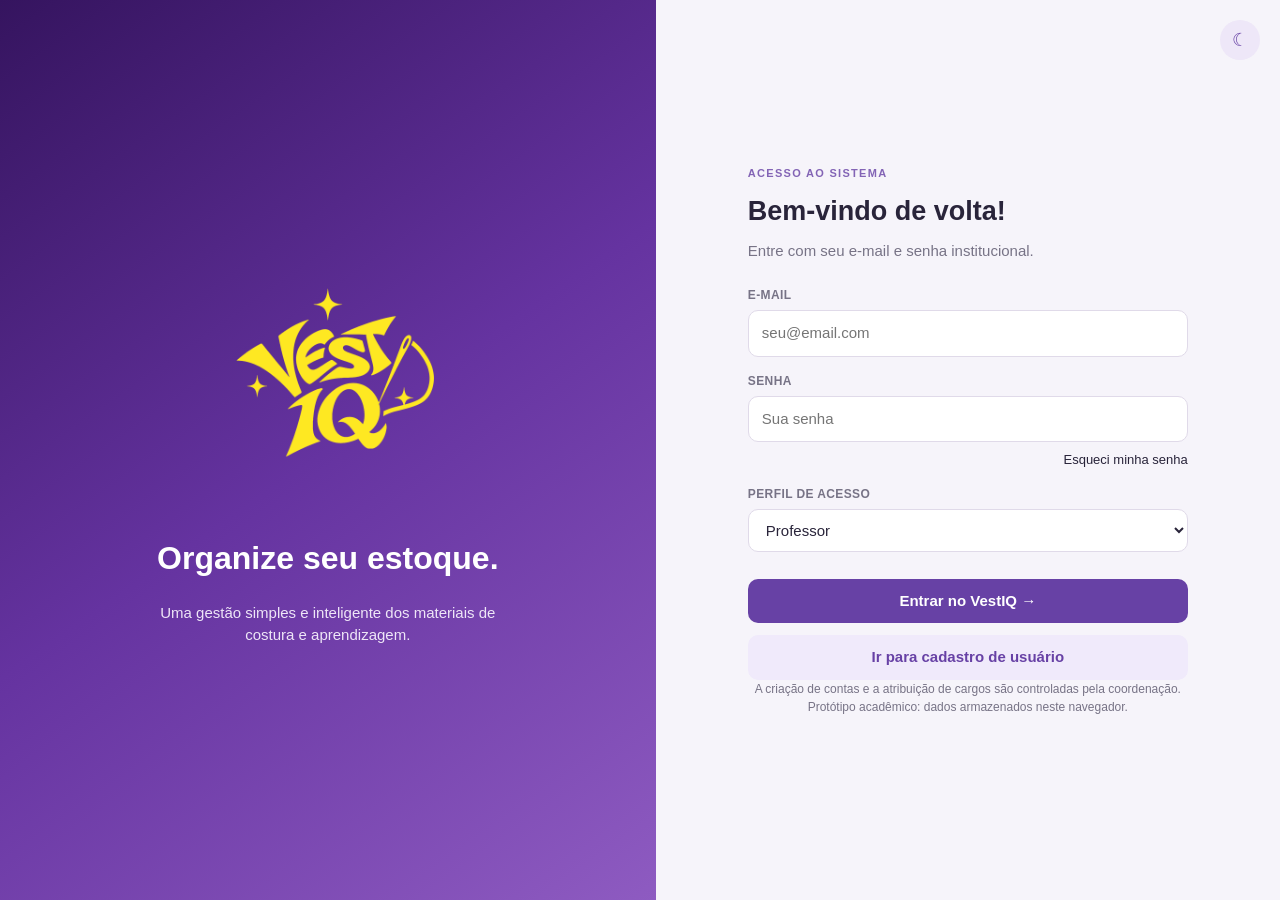
<file: Pages/index.html>
<!doctype html>
<html lang="pt-BR">
<head>
  <script>
    (function () {
      try {
        var t =
          localStorage.getItem('vestiqTema') ||
          (matchMedia('(prefers-color-scheme: dark)').matches ? 'dark' : 'light');
        document.documentElement.setAttribute('data-theme', t);
      } catch (e) {}
    })();
  </script>
  <meta charset="utf-8">
  <meta name="viewport" content="width=device-width,initial-scale=1">
  <title>Início | VestIQ</title>
  <link rel="stylesheet" href="../assets/css/app.css">
</head>
<body data-page="home">
  <header class="topo">
    <a class="marca" href="index.html">
      <img src="../assets/img/vestIQ.png" alt="VestIQ">
      <div>
        <h1>VestIQ</h1>
        <p>Gestão de materiais</p>
      </div>
    </a>
    <button class="menu-mobile" id="menuMobile">☰</button>
    <nav id="menu">
      <a data-link="inicio" href="index.html">Início</a>
      <a data-link="produtos" href="produtos.html">Produtos</a>
      <a data-link="pedidos" href="pedidos.html">Solicitar materiais</a>
      <a data-link="relatorios" href="relatorios.html">Relatórios</a>
      <a data-link="perfil" href="perfil.html">Meu perfil</a>
    </nav>
    <div class="usuario">
      <div class="avatar" data-avatar>U</div>
      <div class="ident">
        <span data-user-name>Usuário</span>
        <small data-user-role>Cargo</small>
      </div>
      <button class="sair" id="btnSair">Sair</button>
    </div>
  </header>

  <main class="container">
    <section class="boas">
      <div>
        <span class="tag">PAINEL DE CONTROLE</span>
        <h2>Olá, <span id="nomeBoas">usuário</span>!</h2>
        <p>Seu espaço para acompanhar e organizar os materiais do VestIQ.</p>
      </div>
      <div class="simbolo">▦</div>
    </section>

    <section class="grid">
      <article class="card">
        <div class="ico">▣</div>
        <small>Produtos cadastrados</small>
        <strong id="nProdutos">0</strong>
      </article>
      <article class="card">
        <div class="ico">▤</div>
        <small>Unidades no estoque</small>
        <strong id="nUnidades">0</strong>
      </article>
      <article class="card">
        <div class="ico">✓</div>
        <small>Reservas confirmadas</small>
        <strong id="nPedidos">0</strong>
      </article>
    </section>

    <section class="painel oculto" id="areaSupervisor">
      <div class="painel-top">
        <div>
          <h2>Entrada rápida de estoque</h2>
          <p>Área de registro exclusiva do supervisor.</p>
        </div>
      </div>
      <form id="formEntrada" class="formgrid">
        <div class="campo">
          <label>Produto</label>
          <select id="entradaProduto"></select>
        </div>
        <div class="campo">
          <label>Quantidade recebida</label>
          <input id="entradaQtd" type="number" min="1" required>
        </div>
        <div class="acoes">
          <button class="btn">Registrar entrada</button>
        </div>
      </form>
    </section>

    <section class="painel oculto" id="avisosRecentes">
      <div class="painel-top">
        <div>
          <h2>Avisos do sistema</h2>
          <p>Entradas, reservas e ocorrências recentes.</p>
        </div>
      </div>
    </section>

    <section class="painel">
      <div class="painel-top">
        <div>
          <h2>Reservas recentes</h2>
          <p>Pedidos de materiais registrados pelos professores.</p>
        </div>
        <a class="btn sec" href="pedidos.html">Fazer reserva</a>
      </div>
      <div class="tabela-wrap">
        <table>
          <thead>
            <tr>
              <th>Produto</th>
              <th>Qtd.</th>
              <th>Professor</th>
              <th>Data de uso</th>
              <th>Status</th>
            </tr>
          </thead>
          <tbody id="ultimosPedidos"></tbody>
        </table>
      </div>
    </section>
  </main>
  <script src="../assets/js/app.js"></script>
</body>
</html>
</file>
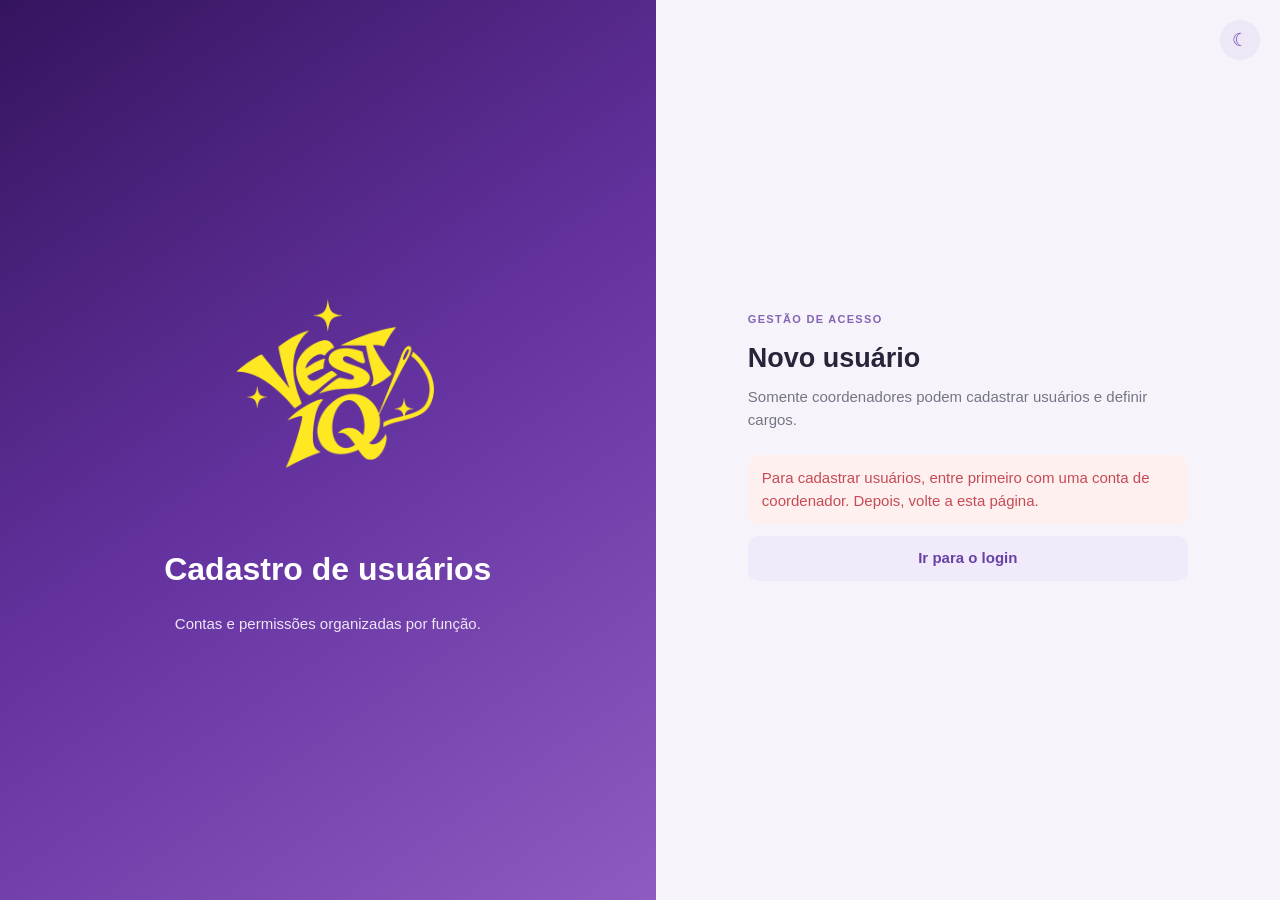
<file: Pages/cadastro.html>
<!doctype html>
<html lang="pt-BR">
<head>
  <script>
    (function () {
      try {
        var t =
          localStorage.getItem('vestiqTema') ||
          (matchMedia('(prefers-color-scheme: dark)').matches ? 'dark' : 'light');
        document.documentElement.setAttribute('data-theme', t);
      } catch (e) {}
    })();
  </script>
  <meta charset="utf-8">
  <meta name="viewport" content="width=device-width,initial-scale=1">
  <title>Cadastro de usuário | VestIQ</title>
  <link rel="stylesheet" href="../assets/css/app.css">
</head>
<body>
  <div class="auth">
    <aside class="auth-aside">
      <img src="../assets/img/vestIQ.png" alt="VestIQ">
      <h1>Cadastro de usuários</h1>
      <p>Contas e permissões organizadas por função.</p>
    </aside>
    <main class="auth-main">
      <section class="auth-box">
        <span class="tag" style="color:#6741a5">GESTÃO DE ACESSO</span>
        <h2>Novo usuário</h2>
        <p>Somente coordenadores podem cadastrar usuários e definir cargos.</p>
        <div id="acessoNegado" class="alerta erro oculto">
          Para cadastrar usuários, entre primeiro com uma conta de coordenador. Depois, volte a esta página.
        </div>
        <a id="btnEntrarCoord" class="btn sec oculto" href="login.html" style="display:block;text-align:center;margin:12px 0">
          Ir para o login
        </a>
        <form id="cadastro">
          <div class="campo">
            <label>Nome completo</label>
            <input id="nome" required>
          </div>
          <div class="campo">
            <label>E-mail</label>
            <input id="email" type="email" required>
          </div>
          <div class="campo">
            <label>Senha provisória</label>
            <input id="senha" type="password" minlength="8" required>
          </div>
          <div class="campo">
            <label>Cargo</label>
            <select id="cargo">
              <option value="professor">Professor</option>
              <option value="supervisor">Supervisor</option>
              <option value="coordenador">Coordenador</option>
            </select>
          </div>
          <div id="msg"></div>
          <button class="btn">Criar usuário</button>
          <p>
            <a class="link" href="perfil.html">Voltar ao perfil</a>
            ·
            <a class="link" href="login.html">Ir para o login</a>
          </p>
        </form>
      </section>
    </main>
  </div>
  <script src="../assets/js/cadastro-page.js"></script>
</body>
</html>
</file>
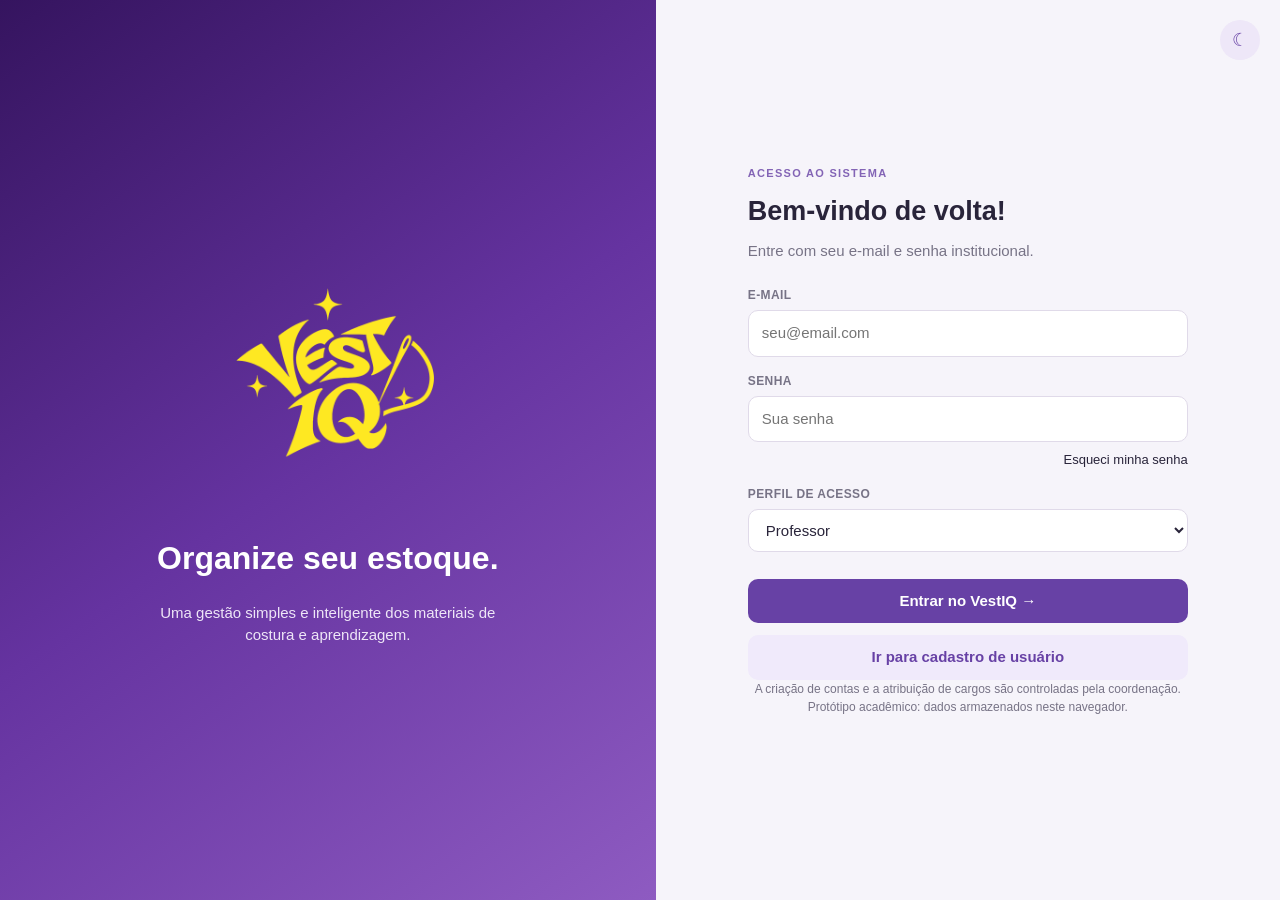
<file: Pages/login.html>
<!doctype html>
<html lang="pt-BR">
<head>
  <script>
    (function () {
      try {
        var t =
          localStorage.getItem('vestiqTema') ||
          (matchMedia('(prefers-color-scheme: dark)').matches ? 'dark' : 'light');
        document.documentElement.setAttribute('data-theme', t);
      } catch (e) {}
    })();
  </script>
  <meta charset="utf-8">
  <meta name="viewport" content="width=device-width,initial-scale=1">
  <title>Login | VestIQ</title>
  <link rel="stylesheet" href="../assets/css/app.css">
</head>
<body>
  <div class="auth">
    <aside class="auth-aside">
      <img src="../assets/img/vestIQ.png" alt="VestIQ">
      <h1>Organize seu estoque.</h1>
      <p>Uma gestão simples e inteligente dos materiais de costura e aprendizagem.</p>
    </aside>
    <main class="auth-main">
      <section class="auth-box">
        <span class="tag" style="color:#6741a5">ACESSO AO SISTEMA</span>
        <h2>Bem-vindo de volta!</h2>
        <p>Entre com seu e-mail e senha institucional.</p>
        <form id="login">
          <div class="campo">
            <label>E-mail</label>
            <input id="email" type="email" required placeholder="seu@email.com">
          </div>
          <div class="campo">
            <label>Senha</label>
            <input id="senha" type="password" required placeholder="Sua senha">
            <a href="recuperar-senha.html" style="display:block;margin-top:8px;text-align:right;font-size:13px">Esqueci minha senha</a>
          </div>
          <div class="campo">
            <label>Perfil de acesso</label>
            <select id="cargo">
              <option value="professor">Professor</option>
              <option value="supervisor">Supervisor</option>
              <option value="coordenador">Coordenador</option>
            </select>
          </div>
          <div id="msg"></div>
          <button type="submit" class="btn">Entrar no VestIQ →</button>
        </form>
        <a class="btn sec" href="cadastro.html" style="display:block;text-align:center;margin-top:12px">
          Ir para cadastro de usuário
        </a>
        <p class="auth-foot">
          A criação de contas e a atribuição de cargos são controladas pela coordenação.<br>
          Protótipo acadêmico: dados armazenados neste navegador.
        </p>
      </section>
    </main>
  </div>
  <script src="../assets/js/login-page.js"></script>
</body>
</html>
</file>
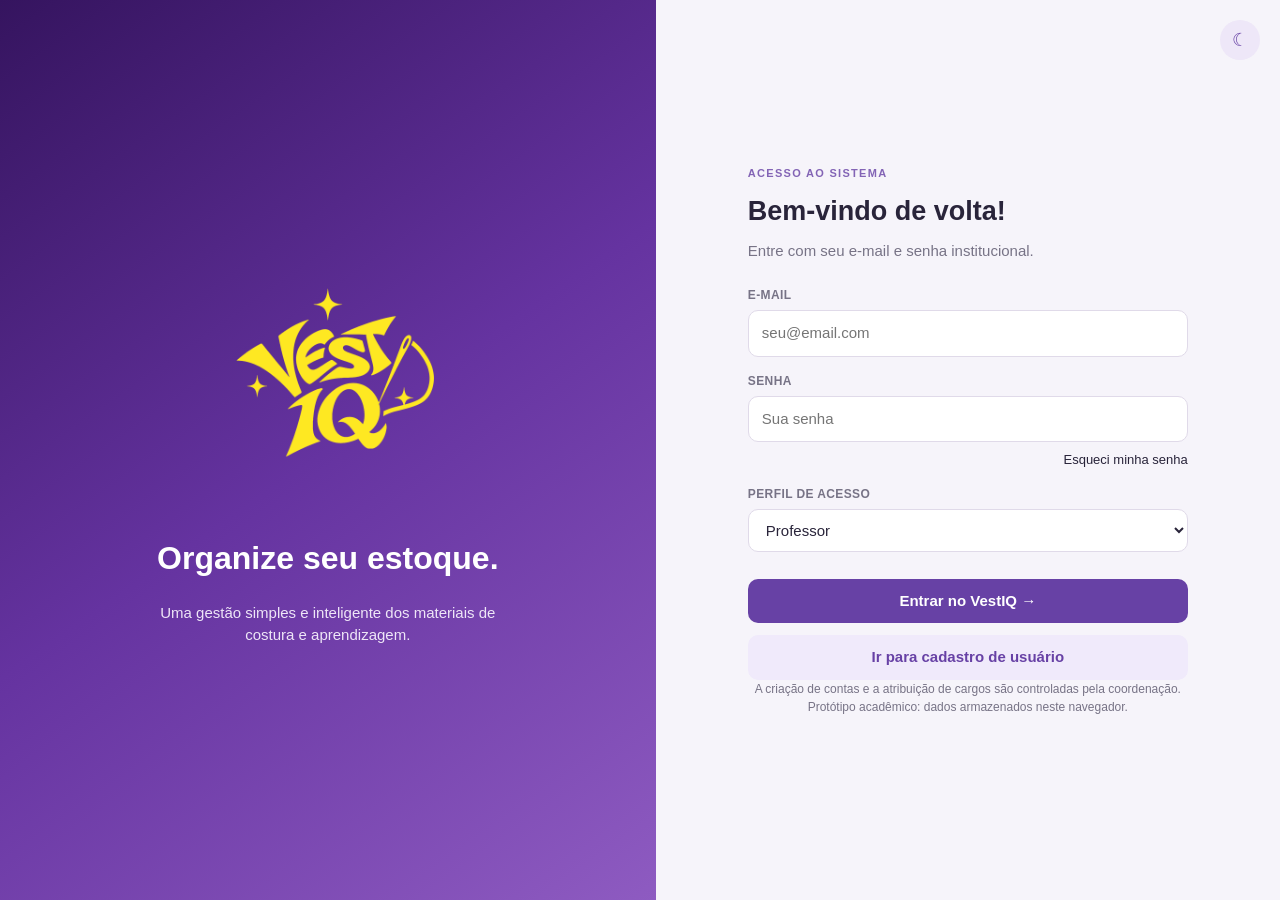
<file: Pages/pedidos.html>
<!doctype html>
<html lang="pt-BR">
<head>
  <script>
    (function () {
      try {
        var t =
          localStorage.getItem('vestiqTema') ||
          (matchMedia('(prefers-color-scheme: dark)').matches ? 'dark' : 'light');
        document.documentElement.setAttribute('data-theme', t);
      } catch (e) {}
    })();
  </script>
  <meta charset="utf-8">
  <meta name="viewport" content="width=device-width,initial-scale=1">
  <title>Solicitar materiais | VestIQ</title>
  <link rel="stylesheet" href="../assets/css/app.css">
</head>
<body data-page="requests">
  <header class="topo">
    <a class="marca" href="index.html">
      <img src="../assets/img/vestIQ.png" alt="VestIQ">
      <div>
        <h1>VestIQ</h1>
        <p>Gestão de materiais</p>
      </div>
    </a>
    <button class="menu-mobile" id="menuMobile">☰</button>
    <nav id="menu">
      <a data-link="inicio" href="index.html">Início</a>
      <a data-link="produtos" href="produtos.html">Produtos</a>
      <a data-link="pedidos" href="pedidos.html">Solicitar materiais</a>
      <a data-link="relatorios" href="relatorios.html">Relatórios</a>
      <a data-link="perfil" href="perfil.html">Meu perfil</a>
    </nav>
    <div class="usuario">
      <div class="avatar" data-avatar>U</div>
      <div class="ident">
        <span data-user-name>Usuário</span>
        <small data-user-role>Cargo</small>
      </div>
      <button class="sair" id="btnSair">Sair</button>
    </div>
  </header>

  <main class="container">
    <section class="boas">
      <div>
        <span class="tag">RESERVAS</span>
        <h2>Solicitar materiais</h2>
        <p>Reserve itens informando turma, curso e data de uso.</p>
      </div>
      <div class="simbolo">✓</div>
    </section>

    <section class="painel">
      <div class="painel-top">
        <div>
          <h2>Nova reserva</h2>
          <p>A confirmação é automática quando houver saldo disponível.</p>
        </div>
      </div>
      <form id="formPedido" class="formgrid">
        <div class="campo">
          <label>Produto</label>
          <select id="pedidoProduto" required></select>
        </div>
        <div class="campo">
          <label>Quantidade</label>
          <input id="pedidoQtd" type="number" min="1" value="1" required>
        </div>
        <div class="campo">
          <label>Data de utilização</label>
          <input id="dataUso" type="date" required>
        </div>
        <div class="campo">
          <label>Turma</label>
          <input id="turma" placeholder="Ex.: 2º módulo" required>
        </div>
        <div class="campo">
          <label>Curso</label>
          <input id="curso" placeholder="Ex.: Técnico em Vestuário" required>
        </div>
        <div class="acoes">
          <button class="btn">Confirmar reserva automática</button>
        </div>
      </form>
      <div id="mensagemGlobal" class="oculto"></div>
    </section>

    <section class="painel">
      <h2>Minhas reservas</h2>
      <div class="tabela-wrap">
        <table>
          <thead>
            <tr>
              <th>Produto</th>
              <th>Qtd.</th>
              <th>Turma</th>
              <th>Curso</th>
              <th>Data de uso</th>
              <th>Status</th>
            </tr>
          </thead>
          <tbody id="meusPedidos"></tbody>
        </table>
      </div>
    </section>
  </main>
  <script src="../assets/js/app.js"></script>
</body>
</html>
</file>
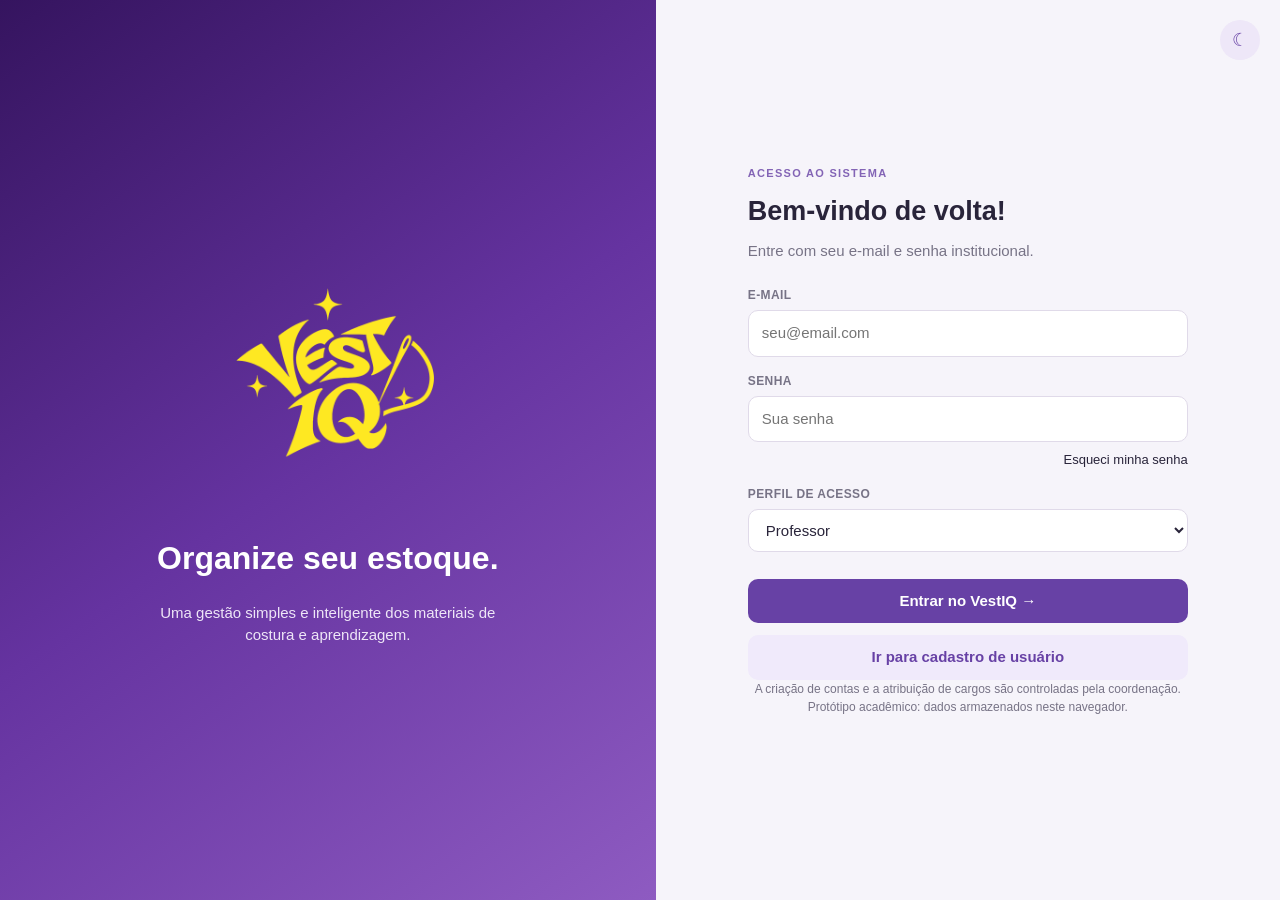
<file: Pages/perfil.html>
<!doctype html>
<html lang="pt-BR">
<head>
  <script>
    (function () {
      try {
        var t =
          localStorage.getItem('vestiqTema') ||
          (matchMedia('(prefers-color-scheme: dark)').matches ? 'dark' : 'light');
        document.documentElement.setAttribute('data-theme', t);
      } catch (e) {}
    })();
  </script>
  <meta charset="utf-8">
  <meta name="viewport" content="width=device-width,initial-scale=1">
  <title>Meu perfil | VestIQ</title>
  <link rel="stylesheet" href="../assets/css/app.css">
</head>
<body data-page="profile">
  <header class="topo">
    <a class="marca" href="index.html">
      <img src="../assets/img/vestIQ.png" alt="VestIQ">
      <div>
        <h1>VestIQ</h1>
        <p>Gestão de materiais</p>
      </div>
    </a>
    <button class="menu-mobile" id="menuMobile">☰</button>
    <nav id="menu">
      <a data-link="inicio" href="index.html">Início</a>
      <a data-link="produtos" href="produtos.html">Produtos</a>
      <a data-link="pedidos" href="pedidos.html">Solicitar materiais</a>
      <a data-link="relatorios" href="relatorios.html">Relatórios</a>
      <a data-link="perfil" href="perfil.html">Meu perfil</a>
    </nav>
    <div class="usuario">
      <div class="avatar" data-avatar>U</div>
      <div class="ident">
        <span data-user-name>Usuário</span>
        <small data-user-role>Cargo</small>
      </div>
      <button class="sair" id="btnSair">Sair</button>
    </div>
  </header>

  <main class="container">
    <section class="boas">
      <div>
        <span class="tag">CONTA</span>
        <h2>Meu perfil</h2>
        <p>Informações da sua conta e nível de acesso.</p>
      </div>
      <div class="simbolo">◉</div>
    </section>

    <section class="painel perfil">
      <div class="avatar" id="perfilAvatar">U</div>
      <div>
        <h2 id="perfilNome"></h2>
        <p id="perfilEmail"></p>
        <span class="pill" id="perfilCargo"></span>
      </div>
    </section>

    <section class="painel">
      <div class="painel-top">
        <div>
          <h2>Personalizar perfil</h2>
          <p>Atualize nome, e-mail e senha da sua conta.</p>
        </div>
      </div>
      <form id="formPerfil" class="formgrid">
        <div class="campo">
          <label>Nome completo</label>
          <input id="editNome" required autocomplete="name">
        </div>
        <div class="campo">
          <label>E-mail</label>
          <input id="editEmail" type="email" required autocomplete="email">
        </div>
        <div class="campo">
          <label>Nova senha (opcional)</label>
          <input id="editSenha" type="password" minlength="6" autocomplete="new-password" placeholder="Deixe em branco para manter">
        </div>
        <div class="campo">
          <label>Confirmar nova senha</label>
          <input id="editSenha2" type="password" minlength="6" autocomplete="new-password" placeholder="Repita a nova senha">
        </div>
        <div class="acoes" style="grid-column:1/-1">
          <button type="submit" class="btn">Salvar alterações</button>
        </div>
      </form>
      <div id="mensagemGlobal" class="oculto"></div>
    </section>

    <section class="painel oculto" id="adminUsers">
      <div class="painel-top">
        <div>
          <h2>Gerenciar usuários</h2>
          <p>Altere cargos ou exclua contas. Somente a coordenação.</p>
        </div>
        <a href="cadastro.html" class="btn">Cadastrar usuário</a>
      </div>
      <div class="tabela-wrap">
<table>
          <thead>
            <tr>
              <th>Nome</th>
              <th>E-mail</th>
              <th>Cargo</th>
              <th>Ações</th>
            </tr>
          </thead>
          <tbody id="usuariosTabela"></tbody>
        </table>
      </div>
    </section>
  </main>

  <script src="../assets/js/app.js"></script>
</body>
</html>
</file>
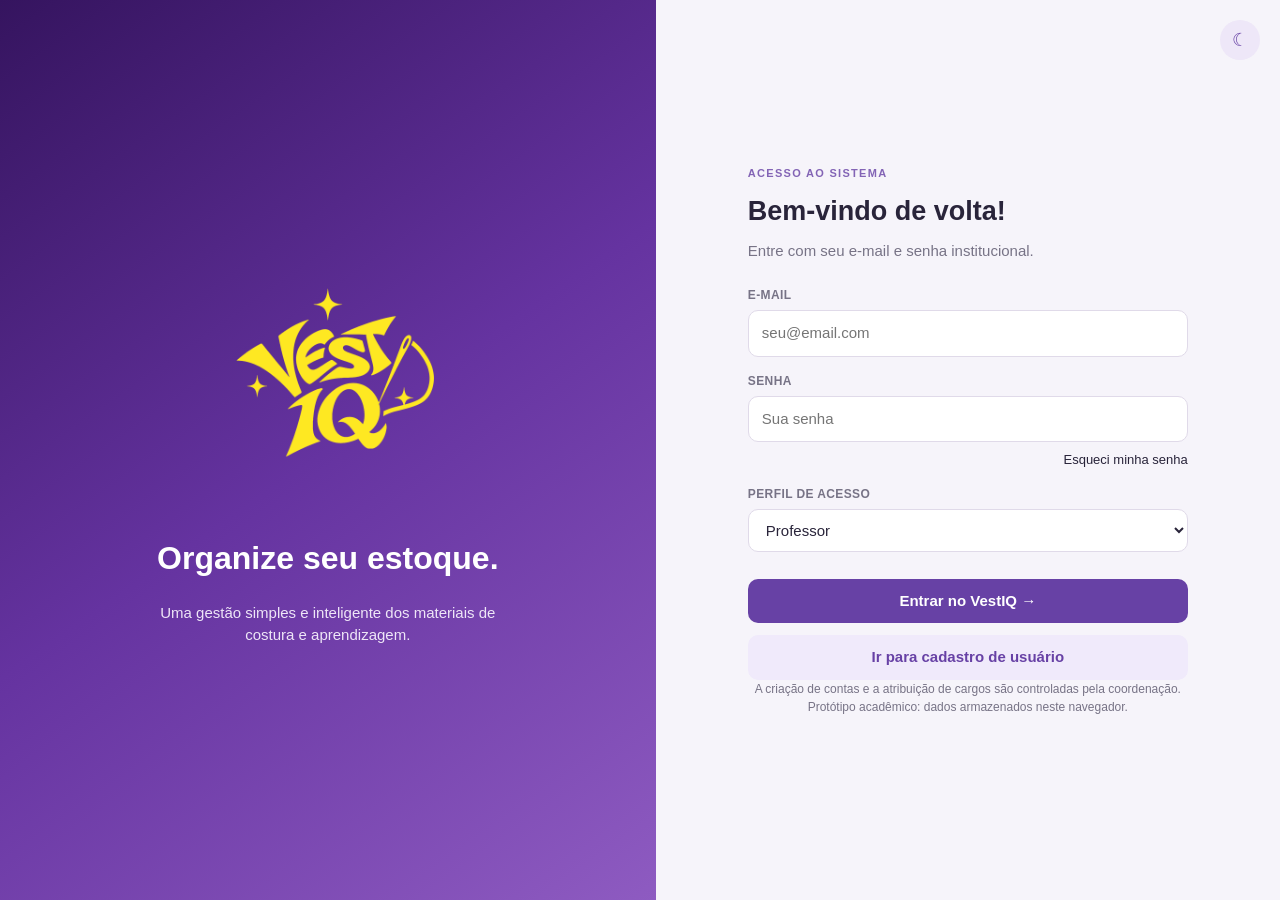
<file: Pages/produtos.html>
<!doctype html>
<html lang="pt-BR">
<head>
  <script>
    (function () {
      try {
        var t =
          localStorage.getItem('vestiqTema') ||
          (matchMedia('(prefers-color-scheme: dark)').matches ? 'dark' : 'light');
        document.documentElement.setAttribute('data-theme', t);
      } catch (e) {}
    })();
  </script>
  <meta charset="utf-8">
  <meta name="viewport" content="width=device-width,initial-scale=1">
  <title>Produtos | VestIQ</title>
  <link rel="stylesheet" href="../assets/css/app.css">
</head>
<body data-page="products">
  <header class="topo">
    <a class="marca" href="index.html">
      <img src="../assets/img/vestIQ.png" alt="VestIQ">
      <div>
        <h1>VestIQ</h1>
        <p>Gestão de materiais</p>
      </div>
    </a>
    <button class="menu-mobile" id="menuMobile">☰</button>
    <nav id="menu">
      <a data-link="inicio" href="index.html">Início</a>
      <a data-link="produtos" href="produtos.html">Produtos</a>
      <a data-link="pedidos" href="pedidos.html">Solicitar materiais</a>
      <a data-link="relatorios" href="relatorios.html">Relatórios</a>
      <a data-link="perfil" href="perfil.html">Meu perfil</a>
    </nav>
    <div class="usuario">
      <div class="avatar" data-avatar>U</div>
      <div class="ident">
        <span data-user-name>Usuário</span>
        <small data-user-role>Cargo</small>
      </div>
      <button class="sair" id="btnSair">Sair</button>
    </div>
  </header>

  <main class="container">
    <section class="boas">
      <div>
        <span class="tag">CATÁLOGO</span>
        <h2>Produtos em estoque</h2>
        <p>Consulte disponibilidade e cadastre novos itens.</p>
      </div>
      <div class="simbolo">▤</div>
    </section>

    <section class="painel">
      <div class="painel-top">
        <div>
          <h2>Lista de produtos</h2>
          <p><span id="totalProdutos">0</span> item(ns) cadastrado(s)</p>
        </div>
        <div class="linha">
          <input class="search" id="busca" placeholder="Buscar por nome...">
        </div>
      </div>
      <div class="tabela-wrap">
        <table>
          <thead>
            <tr>
              <th>Produto</th>
              <th>Categoria</th>
              <th>Qtd.</th>
              <th>Mínimo</th>
              <th>Situação</th>
              <th>Ações</th>
            </tr>
          </thead>
          <tbody id="listaProdutos"></tbody>
        </table>
      </div>
    </section>

    <section class="painel">
      <div class="painel-top">
        <div>
          <h2>Cadastrar / atualizar produto</h2>
          <p>Disponível para coordenadores. Se o nome já existir, a quantidade é somada.</p>
        </div>
      </div>
      <form id="formProduto" class="formgrid">
        <div class="campo">
          <label>Nome</label>
          <input id="nome" required>
        </div>
        <div class="campo">
          <label>Categoria</label>
          <select id="categoria">
            <option>Acessórios</option>
            <option>Costura</option>
            <option>Tecidos</option>
            <option>Ferramentas</option>
            <option>Outros</option>
          </select>
        </div>
        <div class="campo">
          <label>Quantidade</label>
          <input id="quantidade" type="number" min="0" value="0" required>
        </div>
        <div class="campo">
          <label>Estoque mínimo</label>
          <input id="minimo" type="number" min="0" value="5" required>
        </div>
        <div class="acoes">
          <button class="btn">Salvar produto</button>
        </div>
      </form>
      <div id="mensagemGlobal" class="oculto"></div>
    </section>
  </main>
  <script src="../assets/js/app.js"></script>
</body>
</html>
</file>
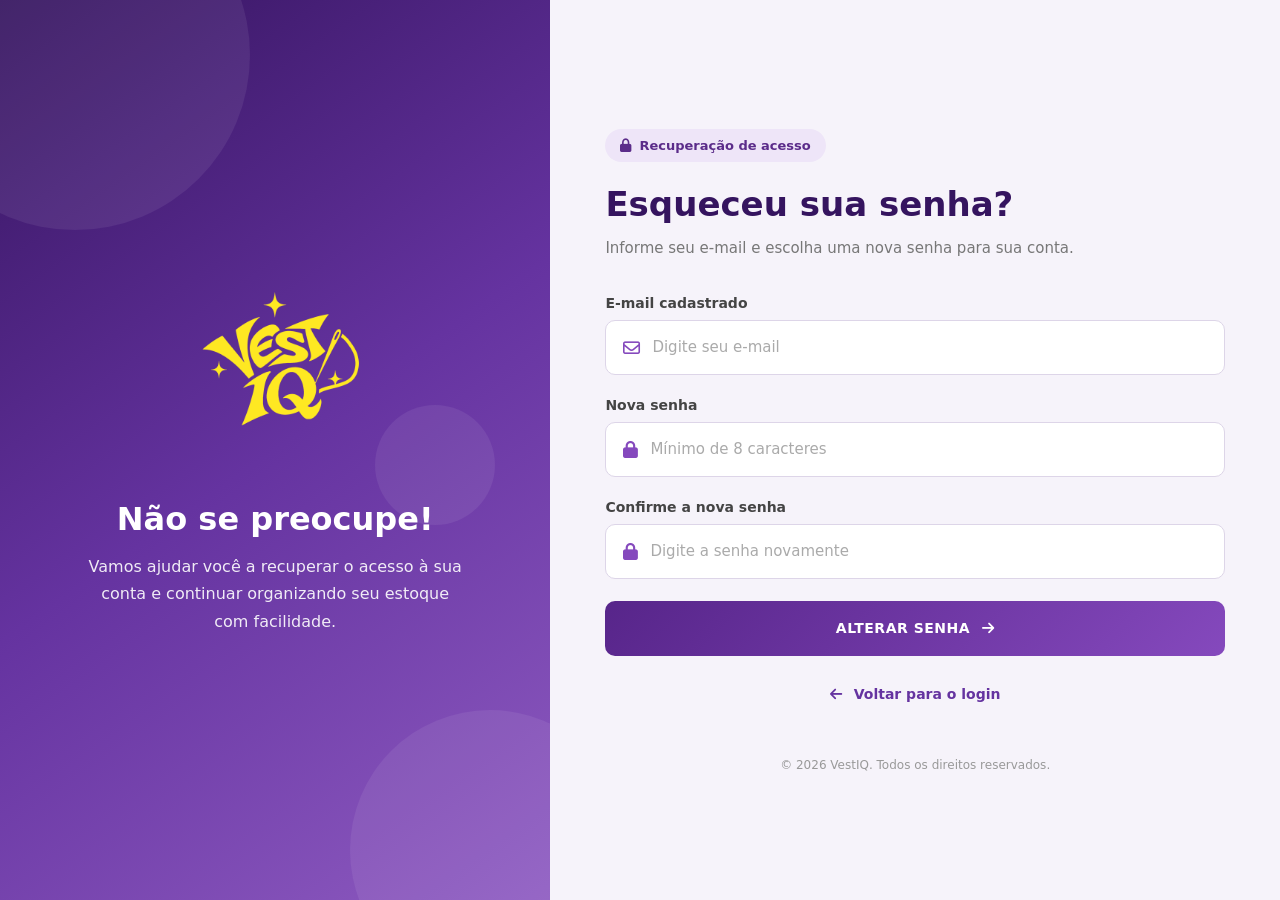
<file: Pages/recuperar-senha.html>
<!DOCTYPE html>
<html lang="pt-br">
<head>
    <meta charset="UTF-8">
    <meta name="viewport" content="width=device-width, initial-scale=1.0">
    <title>Recuperar Senha | VestIQ</title>

    <link rel="stylesheet" href="../assets/css/recuperar-senha.css">
    <link rel="stylesheet"
        href="https://cdnjs.cloudflare.com/ajax/libs/font-awesome/6.5.0/css/all.min.css">
</head>

<body>

    <div class="VestIQ">

        <div class="decoracao circulo1"></div>
        <div class="decoracao circulo2"></div>
        <div class="decoracao circulo3"></div>

        <img src="../assets/img/vestIQ.png" alt="Logo VestIQ">

        <div class="texto-lateral">
            <h2>Não se preocupe!</h2>
            <p>
                Vamos ajudar você a recuperar o acesso
                à sua conta e continuar organizando
                seu estoque com facilidade.
            </p>
        </div>

    </div>

    <main class="recuperar_box">

        <div class="topo-formulario">

            <span class="tag">
                <i class="fa-solid fa-lock"></i>
                Recuperação de acesso
            </span>

            <h1>Esqueceu sua senha?</h1>

            <p class="subtitulo">
                Informe seu e-mail e escolha uma nova senha para sua conta.
            </p>

        </div>

        <form id="formRecuperar">
            <div class="campo">
                <label for="email">E-mail cadastrado</label>
                <div class="input-box">
                    <i class="fa-regular fa-envelope"></i>
                    <input type="email" id="email" placeholder="Digite seu e-mail" required>
                </div>
            </div>
            <div class="campo">
                <label for="novaSenha">Nova senha</label>
                <div class="input-box">
                    <i class="fa-solid fa-lock"></i>
                    <input type="password" id="novaSenha" placeholder="Mínimo de 8 caracteres" minlength="8" required>
                </div>
            </div>
            <div class="campo">
                <label for="confirmarSenha">Confirme a nova senha</label>
                <div class="input-box">
                    <i class="fa-solid fa-lock"></i>
                    <input type="password" id="confirmarSenha" placeholder="Digite a senha novamente" minlength="8" required>
                </div>
            </div>
            <p id="mensagem"></p>
            <button type="submit" class="btn-recuperar">
                ALTERAR SENHA
                <i class="fa-solid fa-arrow-right"></i>
            </button>
        </form>

        <div class="voltar-login">
            <a href="login.html">
                <i class="fa-solid fa-arrow-left"></i>
                Voltar para o login
            </a>
        </div>

        <footer class="rodape">
            © 2026 VestIQ. Todos os direitos reservados.
        </footer>

    </main>

    <script src="../assets/js/recuperar-senha.js"></script>

</body>
</html>
</file>
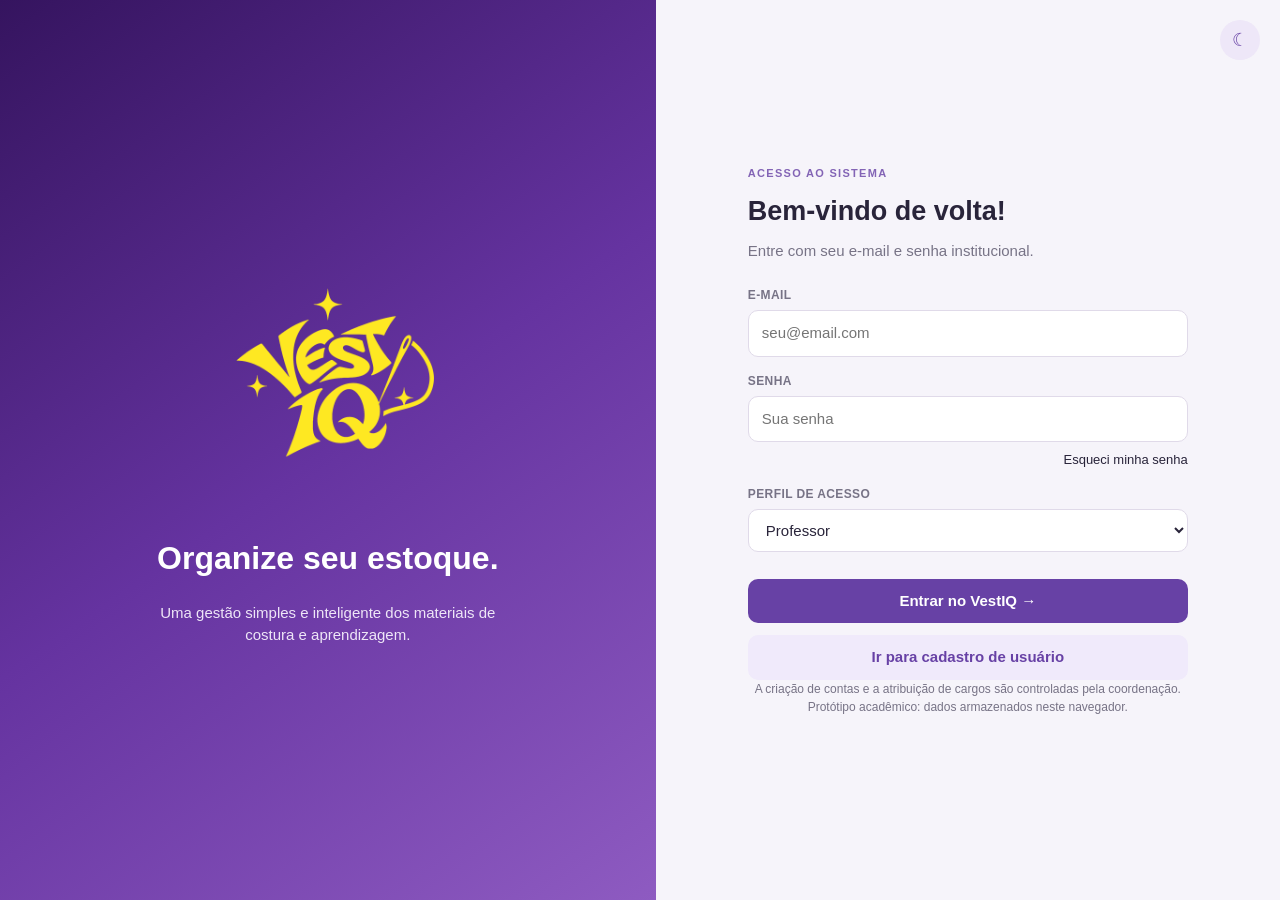
<file: Pages/relatorios.html>
<!doctype html>
<html lang="pt-BR">
<head>
  <script>
    (function () {
      try {
        var t =
          localStorage.getItem('vestiqTema') ||
          (matchMedia('(prefers-color-scheme: dark)').matches ? 'dark' : 'light');
        document.documentElement.setAttribute('data-theme', t);
      } catch (e) {}
    })();
  </script>
  <meta charset="utf-8">
  <meta name="viewport" content="width=device-width,initial-scale=1">
  <title>Relatórios | VestIQ</title>
  <link rel="stylesheet" href="../assets/css/app.css">
</head>
<body data-page="reports">
  <header class="topo">
    <a class="marca" href="index.html">
      <img src="../assets/img/vestIQ.png" alt="VestIQ">
      <div>
        <h1>VestIQ</h1>
        <p>Gestão de materiais</p>
      </div>
    </a>
    <button class="menu-mobile" id="menuMobile">☰</button>
    <nav id="menu">
      <a data-link="inicio" href="index.html">Início</a>
      <a data-link="produtos" href="produtos.html">Produtos</a>
      <a data-link="pedidos" href="pedidos.html">Solicitar materiais</a>
      <a data-link="relatorios" href="relatorios.html">Relatórios</a>
      <a data-link="perfil" href="perfil.html">Meu perfil</a>
    </nav>
    <div class="usuario">
      <div class="avatar" data-avatar>U</div>
      <div class="ident">
        <span data-user-name>Usuário</span>
        <small data-user-role>Cargo</small>
      </div>
      <button class="sair" id="btnSair">Sair</button>
    </div>
  </header>

  <main class="container">
    <section class="boas">
      <div>
        <span class="tag">INDICADORES</span>
        <h2>Relatórios de estoque</h2>
        <p>Acompanhe a disponibilidade e identifique necessidades de reposição.</p>
      </div>
      <div class="simbolo">▥</div>
    </section>

    <section class="grid">
      <article class="card">
        <small>Produtos</small>
        <strong id="rpTotal">0</strong>
      </article>
      <article class="card">
        <small>Unidades em estoque</small>
        <strong id="rpQtd">0</strong>
      </article>
      <article class="card">
        <small>Estoque baixo / esgotado</small>
        <strong><span id="rpBaixo">0</span> / <span id="rpZero">0</span></strong>
      </article>
    </section>

    <section class="painel">
      <h2>Posição detalhada</h2>
      <div class="tabela-wrap">
        <table>
          <thead>
            <tr>
              <th>Produto</th>
              <th>Categoria</th>
              <th>Quantidade</th>
              <th>Mínimo</th>
              <th>Situação</th>
            </tr>
          </thead>
          <tbody id="rpTabela"></tbody>
        </table>
      </div>
    </section>
  </main>
  <script src="../assets/js/app.js"></script>
</body>
</html>
</file>
<file: assets/css/app.css>
:root,
[data-theme="light"] {
  --purple: #6741a5;
  --purple2: #8c68c5;
  --ink: #29243a;
  --muted: #777386;
  --bg: #f6f4fa;
  --bg2: #ffffff;
  --line: #e9e4f0;
  --white: #fff;
  --green: #21885b;
  --red: #c64b55;
  --yellow: #bd861e;
  --shadow: 0 12px 35px #35205b12;
  --header-bg: #ffffff;
  --nav-hover: #f0eafb;
  --nav-text: #655e73;
  --avatar-bg: #eee7f8;
  --sair-bg: #f6f2fb;
  --card-bg: #ffffff;
  --input-bg: #ffffff;
  --input-border: #e0dae9;
  --table-head: #777386;
  --pill-ok-bg: #eaf6ef;
  --pill-baixo-bg: #fff5df;
  --pill-zero-bg: #fff0f0;
  --alerta-bg: #fff5df;
  --alerta-erro-bg: #fff0f0;
  --alerta-ok-bg: #eaf6ef;
  --boas-grad: linear-gradient(115deg, #57368e, #8965bd);
  --auth-aside: linear-gradient(145deg, #35145f, #6533a0, #8e5bc1);
  --toggle-bg: #eee7f8;
  --toggle-icon: #6741a5;
}

[data-theme="dark"] {
  --purple: #a78bdb;
  --purple2: #c4b0ea;
  --ink: #ede9f5;
  --muted: #a39cb3;
  --bg: #16121f;
  --bg2: #1e1930;
  --line: #2f2940;
  --white: #1e1930;
  --green: #3ecf8e;
  --red: #f07178;
  --yellow: #e6b450;
  --shadow: 0 12px 35px #00000055;
  --header-bg: #1e1930;
  --nav-hover: #2a2340;
  --nav-text: #c8c0d8;
  --avatar-bg: #2f2648;
  --sair-bg: #2a2340;
  --card-bg: #1e1930;
  --input-bg: #241e35;
  --input-border: #3a3350;
  --table-head: #a39cb3;
  --pill-ok-bg: #1a3d2e;
  --pill-baixo-bg: #3d3218;
  --pill-zero-bg: #3d1f24;
  --alerta-bg: #3d3218;
  --alerta-erro-bg: #3d1f24;
  --alerta-ok-bg: #1a3d2e;
  --boas-grad: linear-gradient(115deg, #3d2866, #6b4fa0);
  --auth-aside: linear-gradient(145deg, #1a0f2e, #3d2466, #5a3d8a);
  --toggle-bg: #2a2340;
  --toggle-icon: #c4b0ea;
}

* {
  box-sizing: border-box
}

html {
  color-scheme: light
}

[data-theme="dark"] {
  color-scheme: dark
}

body {
  margin: 0;
  background: var(--bg);
  color: var(--ink);
  font: 15px/1.5 Inter, Segoe UI, Arial, sans-serif;
  transition: background .25s ease, color .25s ease;
}

a {
  color: inherit;
  text-decoration: none
}

button,
input,
select,
textarea {
  font: inherit
}

button {
  cursor: pointer
}

/* Header */
.topo {
  height: 78px;
  background: var(--header-bg);
  display: flex;
  align-items: center;
  justify-content: space-between;
  padding: 0 5%;
  box-shadow: 0 2px 15px #21143b0a;
  position: sticky;
  top: 0;
  z-index: 5;
  border-bottom: 1px solid var(--line);
  transition: background .25s ease, border-color .25s ease;
}

.marca {
  display: flex;
  align-items: center;
  gap: 12px
}

.marca img {
  width: 54px;
  height: 48px;
  object-fit: contain
}

.marca h1 {
  font-size: 20px;
  margin: 0;
  color: var(--purple)
}

.marca p {
  font-size: 11px;
  color: var(--muted);
  margin: 0
}

.topo nav {
  display: flex;
  gap: 8px
}

.topo nav a {
  padding: 10px 14px;
  border-radius: 10px;
  color: var(--nav-text);
  font-weight: 600;
  transition: background .2s, color .2s;
}

.topo nav a:hover,
.topo nav a.ativo {
  background: var(--nav-hover);
  color: var(--purple);
}

.usuario {
  display: flex;
  align-items: center;
  gap: 10px;
  font-weight: 600
}

.avatar {
  width: 38px;
  height: 38px;
  border-radius: 50%;
  background: var(--avatar-bg);
  color: var(--purple);
  display: grid;
  place-items: center;
  font-weight: 800;
}

.usuario small {
  display: block;
  color: var(--muted);
  font-weight: 400;
  font-size: 11px
}

.sair {
  border: 0;
  background: var(--sair-bg);
  color: var(--purple);
  padding: 9px 12px;
  border-radius: 9px;
}

/* Theme toggle */
.theme-toggle {
  border: 0;
  width: 40px;
  height: 40px;
  border-radius: 50%;
  background: var(--toggle-bg);
  color: var(--toggle-icon);
  display: grid;
  place-items: center;
  font-size: 18px;
  transition: transform .2s, background .2s;
  flex-shrink: 0;
}

.theme-toggle:hover {
  transform: scale(1.08)
}

.theme-toggle .icon-sun,
.theme-toggle .icon-moon {
  line-height: 1
}

/* Layout */
.container {
  max-width: 1180px;
  margin: 34px auto;
  padding: 0 22px
}

.boas {
  background: var(--boas-grad);
  border-radius: 20px;
  color: white;
  padding: 32px 36px;
  display: flex;
  justify-content: space-between;
  align-items: center;
  box-shadow: var(--shadow);
}

.boas h2 {
  font-size: 28px;
  margin: 7px 0
}

.boas p {
  margin: 0;
  color: #eee5fa
}

.tag {
  font-size: 11px;
  letter-spacing: 1.3px;
  font-weight: 800;
  opacity: .8
}

.boas .simbolo {
  font-size: 54px;
  opacity: .45
}

.grid {
  display: grid;
  grid-template-columns: repeat(3, 1fr);
  gap: 18px;
  margin: 22px 0
}

.card,
.painel {
  background: var(--card-bg);
  border: 1px solid var(--line);
  border-radius: 16px;
  padding: 22px;
  box-shadow: var(--shadow);
  transition: background .25s ease, border-color .25s ease;
}

.card small {
  color: var(--muted)
}

.card strong {
  font-size: 30px;
  display: block;
  margin: 8px 0
}

.card .ico {
  width: 40px;
  height: 40px;
  border-radius: 12px;
  background: var(--nav-hover);
  color: var(--purple);
  display: grid;
  place-items: center;
}

.painel {
  margin: 20px 0
}

.painel-top {
  display: flex;
  justify-content: space-between;
  align-items: center;
  gap: 12px;
  margin-bottom: 18px
}

.painel h2 {
  font-size: 18px;
  margin: 0
}

.painel p {
  margin: 4px 0;
  color: var(--muted);
  font-size: 13px
}

/* Buttons */
.btn {
  border: 0;
  border-radius: 10px;
  background: var(--purple);
  color: #fff;
  padding: 11px 16px;
  font-weight: 700;
  transition: opacity .2s, transform .15s;
}

.btn:hover {
  opacity: .92
}

.btn.sec {
  background: var(--nav-hover);
  color: var(--purple);
}

.btn.danger {
  background: var(--red);
  color: #fff
}

/* Forms */
.campo {
  margin-bottom: 14px
}

.campo label {
  display: block;
  font-size: 12px;
  font-weight: 700;
  color: var(--muted);
  margin-bottom: 6px;
  text-transform: uppercase;
  letter-spacing: .4px;
}

.campo input,
.campo select,
.campo textarea,
.search {
  width: 100%;
  border: 1px solid var(--input-border);
  background: var(--input-bg);
  color: var(--ink);
  border-radius: 10px;
  padding: 11px 13px;
  outline: none;
  transition: border-color .2s, box-shadow .2s, background .25s;
}

.campo input:focus,
.campo select:focus,
.campo textarea:focus,
.search:focus {
  border-color: var(--purple);
  box-shadow: 0 0 0 3px #6741a51a;
}

.formgrid {
  display: grid;
  grid-template-columns: 1fr 1fr;
  gap: 14px
}

.formgrid .campo.full {
  grid-column: 1/-1
}

.acoes {
  display: flex;
  gap: 10px;
  align-items: center;
  margin-top: 16px;
  flex-wrap: wrap
}

/* Tables */
.tabela-wrap {
  overflow: auto
}

table {
  width: 100%;
  border-collapse: collapse;
  min-width: 650px
}

th,
td {
  text-align: left;
  padding: 13px 12px;
  border-bottom: 1px solid var(--line)
}

th {
  font-size: 11px;
  text-transform: uppercase;
  color: var(--table-head);
  letter-spacing: .6px
}

td {
  font-size: 14px
}

/* Pills & alerts */
.pill {
  display: inline-block;
  border-radius: 30px;
  padding: 4px 9px;
  font-size: 11px;
  font-weight: 700;
  background: var(--pill-ok-bg);
  color: var(--green);
}

.pill.baixo {
  background: var(--pill-baixo-bg);
  color: var(--yellow)
}

.pill.zero {
  background: var(--pill-zero-bg);
  color: var(--red)
}

.alerta {
  padding: 12px 14px;
  border-radius: 10px;
  margin: 12px 0;
  background: var(--alerta-bg);
  color: var(--yellow)
}

.alerta.erro {
  background: var(--alerta-erro-bg);
  color: var(--red)
}

.alerta.ok {
  background: var(--alerta-ok-bg);
  color: var(--green)
}

.oculto {
  display: none !important
}

.linha {
  display: flex;
  gap: 12px;
  align-items: center;
  flex-wrap: wrap
}

.linha .search {
  max-width: 320px
}

/* Auth pages */
.auth {
  min-height: 100vh;
  display: grid;
  grid-template-columns: 1.05fr 1fr
}

.auth-aside {
  background: var(--auth-aside);
  display: flex;
  flex-direction: column;
  justify-content: center;
  align-items: center;
  color: #fff;
  padding: 45px;
  text-align: center;
}

.auth-aside img {
  width: min(270px, 75%);
  object-fit: contain;
  border-radius: 22px;
  padding: 15px;
}

.auth-aside h1 {
  font-size: 32px;
  margin: 25px 0 5px
}

.auth-aside p {
  max-width: 360px;
  color: #eee6f7
}

.auth-main {
  display: grid;
  place-items: center;
  padding: 35px;
  position: relative
}

.auth-box {
  width: min(440px, 100%)
}

.auth-box h2 {
  font-size: 27px;
  margin: 8px 0
}

.auth-box>p {
  color: var(--muted);
  margin: 0 0 24px
}

.auth-box .campo {
  margin: 15px 0
}

.auth-box .btn {
  width: 100%;
  margin-top: 12px
}

.auth-foot {
  font-size: 12px;
  color: var(--muted);
  text-align: center;
  margin-top: 25px
}

.link {
  color: var(--purple);
  font-weight: 700
}

/* Theme toggle on auth pages */
.auth-theme {
  position: absolute;
  top: 20px;
  right: 20px;
}

.menu-mobile {
  display: none
}

.notice {
  font-size: 13px;
  color: var(--muted)
}

.perfil {
  display: flex;
  align-items: center;
  gap: 20px
}

.perfil .avatar {
  width: 76px;
  height: 76px;
  font-size: 27px
}

.perfil h2 {
  margin: 0
}

.perfil p {
  margin: 4px 0;
  color: var(--muted)
}

@media(max-width:800px) {
  .topo {
    padding: 0 16px
  }

  .topo nav {
    display: none;
    position: absolute;
    top: 78px;
    left: 0;
    right: 0;
    background: var(--header-bg);
    padding: 12px;
    flex-direction: column;
    box-shadow: var(--shadow);
    border-bottom: 1px solid var(--line);
  }

  .topo nav.aberto {
    display: flex
  }

  .menu-mobile {
    display: block;
    border: 0;
    background: var(--nav-hover);
    color: var(--purple);
    padding: 9px;
    border-radius: 9px;
  }

  .usuario .ident {
    display: none
  }

  .grid {
    grid-template-columns: 1fr
  }

  .boas {
    padding: 24px
  }

  .boas h2 {
    font-size: 23px
  }

  .formgrid {
    grid-template-columns: 1fr
  }

  .auth {
    grid-template-columns: 1fr
  }

  .auth-aside {
    display: none
  }

  .auth-main {
    min-height: 100vh
  }

  .container {
    margin: 22px auto;
    padding: 0 14px
  }
}

/* Select de cargo no perfil admin */
select.select-cargo {
  border: 1px solid var(--input-border);
  background: var(--input-bg);
  color: var(--ink);
  border-radius: 8px;
  padding: 8px 10px;
  min-width: 140px;
}
</file>
<file: assets/css/recuperar-senha.css>
* {
    margin: 0;
    padding: 0;
    box-sizing: border-box;
    font-family: 'Segoe UI', system-ui, sans-serif;
}

body {
    min-height: 100vh;
    display: flex;
    background: #f6f3fa;
    overflow-x: hidden;
}

/* PAINEL LATERAL */

.VestIQ {
    width: 43%;
    min-height: 100vh;
    background: linear-gradient(145deg, #35145f, #6533a0, #8e5bc1);
    display: flex;
    flex-direction: column;
    align-items: center;
    justify-content: center;
    padding: 50px;
    position: relative;
    overflow: hidden;
    color: white;
}

.VestIQ img {
    width: 190px;
    max-width: 70%;
    object-fit: contain;
    z-index: 2;
    margin-bottom: 45px;
}

.texto-lateral {
    max-width: 380px;
    text-align: center;
    z-index: 2;
}

.texto-lateral h2 {
    font-size: 32px;
    margin-bottom: 15px;
}

.texto-lateral p {
    font-size: 16px;
    line-height: 1.7;
    opacity: 0.9;
}

/* DECORAÇÕES */

.decoracao {
    position: absolute;
    border-radius: 50%;
    background: rgba(255, 255, 255, 0.07);
}

.circulo1 {
    width: 350px;
    height: 350px;
    top: -120px;
    left: -100px;
}

.circulo2 {
    width: 280px;
    height: 280px;
    bottom: -90px;
    right: -80px;
}

.circulo3 {
    width: 120px;
    height: 120px;
    top: 45%;
    right: 10%;
}

/* FORMULÁRIO */

.recuperar_box {
    width: 57%;
    min-height: 100vh;
    max-width: 800px;
    margin: auto;
    padding: 45px 55px;
    display: flex;
    flex-direction: column;
    justify-content: center;
    animation: aparecer 0.8s ease;
}

.topo-formulario {
    margin-bottom: 35px;
}

.tag {
    display: inline-flex;
    align-items: center;
    gap: 8px;
    padding: 9px 15px;
    background: #eee5f8;
    color: #5b2c8a;
    border-radius: 30px;
    font-size: 13px;
    font-weight: 600;
    margin-bottom: 22px;
}

.topo-formulario h1 {
    font-size: 34px;
    color: #35145f;
    margin-bottom: 12px;
}

.subtitulo {
    color: #777;
    font-size: 15px;
    line-height: 1.6;
}

/* CAMPOS */

.campo {
    margin-bottom: 22px;
}

.campo label {
    display: block;
    margin-bottom: 9px;
    color: #444;
    font-size: 14px;
    font-weight: 600;
}

.input-box {
    width: 100%;
    height: 55px;
    display: flex;
    align-items: center;
    gap: 12px;
    padding: 0 17px;
    background: white;
    border: 1px solid #ddd5e8;
    border-radius: 10px;
    transition: 0.3s;
}

.input-box:focus-within {
    border-color: #8549bd;
    box-shadow: 0 0 0 3px rgba(133, 73, 189, 0.12);
}

.input-box i {
    color: #8549bd;
    font-size: 17px;
}

.input-box input {
    width: 100%;
    height: 100%;
    border: none;
    outline: none;
    background: transparent;
    font-size: 15px;
    color: #333;
}

.input-box input::placeholder {
    color: #aaa;
}

/* BOTÃO */

.btn-recuperar {
    width: 100%;
    height: 55px;
    border: none;
    border-radius: 10px;
    background: linear-gradient(135deg, #57258a, #8549bd);
    color: white;
    font-size: 14px;
    font-weight: 700;
    letter-spacing: 0.5px;
    cursor: pointer;
    transition: 0.3s;
    display: flex;
    align-items: center;
    justify-content: center;
    gap: 12px;
}

.btn-recuperar:hover {
    transform: translateY(-2px);
    box-shadow: 0 7px 18px rgba(91, 44, 138, 0.25);
}

/* MENSAGEM */

#mensagem {
    display: none;
    font-size: 14px;
    margin: 0 0 18px;
    line-height: 1.5;
}

#mensagem.sucesso {
    display: block;
    color: #26834a;
}

#mensagem.erro {
    display: block;
    color: #c0392b;
}

/* VOLTAR */

.voltar-login {
    text-align: center;
    margin-top: 28px;
}

.voltar-login a {
    color: #6533a0;
    text-decoration: none;
    font-size: 14px;
    font-weight: 600;
    transition: 0.3s;
}

.voltar-login a:hover {
    color: #35145f;
}

.voltar-login i {
    margin-right: 7px;
}

/* RODAPÉ */

.rodape {
    text-align: center;
    color: #999;
    font-size: 12px;
    margin-top: 55px;
}

/* ANIMAÇÕES */

@keyframes aparecer {
    from {
        opacity: 0;
        transform: translateY(20px);
    }

    to {
        opacity: 1;
        transform: translateY(0);
    }
}

/* RESPONSIVIDADE */

@media (max-width: 900px) {
    .VestIQ {
        display: none;
    }

    .recuperar_box {
        width: 100%;
        max-width: 600px;
        padding: 40px 30px;
    }
}

@media (max-width: 400px) {
    .recuperar_box {
        padding: 30px 20px;
    }

    .topo-formulario h1 {
        font-size: 28px;
    }

    .rodape {
        margin-top: 35px;
    }
}
</file>
